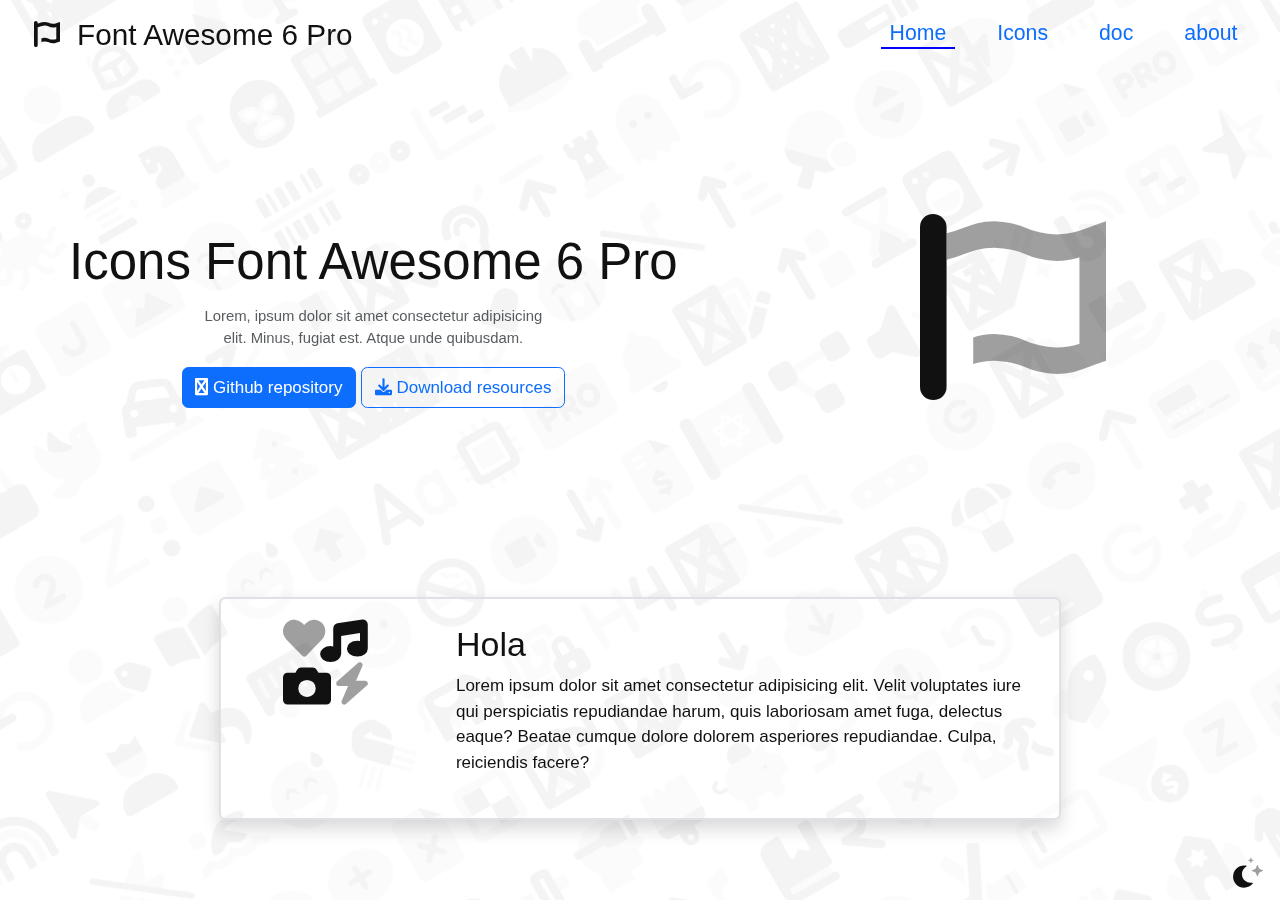
<file: index.html>
<!DOCTYPE html>
<html lang="en">

<head>
    <title>Font Awesome 6 Pro</title>
    <meta charset="utf-8">
    <meta name="viewport" content="width=device-width, initial-scale=1, shrink-to-fit=no">
    <meta http-equiv="x-ua-compatible" content="ie=edge">
    <link rel="shortcut icon" href="font-awesome.svg">
    <link rel="stylesheet" type="text/css" href="css/bootstrap.min.css">
    <link rel="stylesheet" type="text/css" href="assets/css/all.css">
    <link rel="stylesheet" type="text/css" href="css/style.css">
</head>

<body data-bs-theme="light">
    <nav class="d-flex w-100 item-center p-3">
        <a class="h3 w-100 d-flex item-center" href="#"><i class="fa fa-font-awesome mx-3"></i> <span class="d-none d-sm-block"> Font Awesome 6 Pro</span></a>
        <ol class="list-style d-flex my-auto">
            <li class="mx-3 px-2 h5 link-active"><a href="index.html">Home</a></li>
            <li class="mx-3 px-2 h5"><a href="pages/icons.html">Icons</a></li>
            <li class="mx-3 px-2 h5"><a href="pages/docs.html">doc</a></li>
            <li class="mx-3 px-2 h5"><a href="pages/about.html">about</a></li>
        </ol>
    </nav>
    <section class="bg-icons position-fixed bottom-0 end-0 w-100 h-100 z-index-1">
        <section class="bg-icons-content"></section>
    </section>
    <main class="z-index-2">
        <header class="my-5">
            <div class="row my-5">
                <div class="col-12 col-md-7 my-5 d-flex flex-column text-center">
                    <h1 class="h1 mt-5 fa-3x ">Icons Font Awesome 6 Pro</h1>
                    <p class="form-text w-50 text-center mx-auto">Lorem, ipsum dolor sit amet consectetur adipisicing elit. Minus, fugiat est. Atque unde quibusdam.</p>
                    <div class="mx-auto">
                        <a class="btn btn-primary" href="https://github.com/daironfuentes/fa-icons" target="_blank">
                            <i class="fa fa-github-square" aria-hidden="true"></i> Github repository
                        </a>
                        <a class="btn btn-outline-primary" href="resources/assets.zip" target="_blank">
                            <i class="fa fa-download"></i> Download resources
                        </a>
                    </div>
                </div>
                <div class="d-none col-md-5 d-md-flex h1 my-5">
                    <i class="fa fa-5x m-auto fa-font-awesome fa-duotone"></i>
                </div>
            </div>
        </header>
        <section class="container my-5 p-2">
            <div class="row w-75 m-auto my-5 border border-2 h-100 rounded shadow">
                <div class="col-12 col-md-3 h-100 d-flex px-3 item-center text-center">
                    <i class="fa-5x m-auto fa-duotone fa fa-icons"></i>
                </div>
                <div class="col-12 col-md-9 p-4">
                    <h2 class="h2">Hola</h2>
                    <p>Lorem ipsum dolor sit amet consectetur adipisicing elit. Velit voluptates iure qui perspiciatis repudiandae harum, quis laboriosam amet fuga, delectus eaque? Beatae cumque dolore dolorem asperiores repudiandae. Culpa, reiciendis facere?</p>
                </div>
            </div>
        </section>


    </main>


    <article class="d-flex position-fixed bottom-0 end-0 mb-2 me-2 h3 theme">
        <span class="theme-light cursor-pointer m-auto d-flex item-center"><i class="fa mx-2 fa-duotone fa-moon-stars"></i></span>
        <span class="theme-dark cursor-pointer m-auto d-flex item-center"><i class="fa mx-2 fa-duotone fa-moon-over-sun"></i></span>
    </article>
    <script src="js/bootstrap.bundle.min.js"></script>
    <script src="js/dbicons.js"></script>
    <script src="js/script.js"></script>
</body>

</html>
</file>
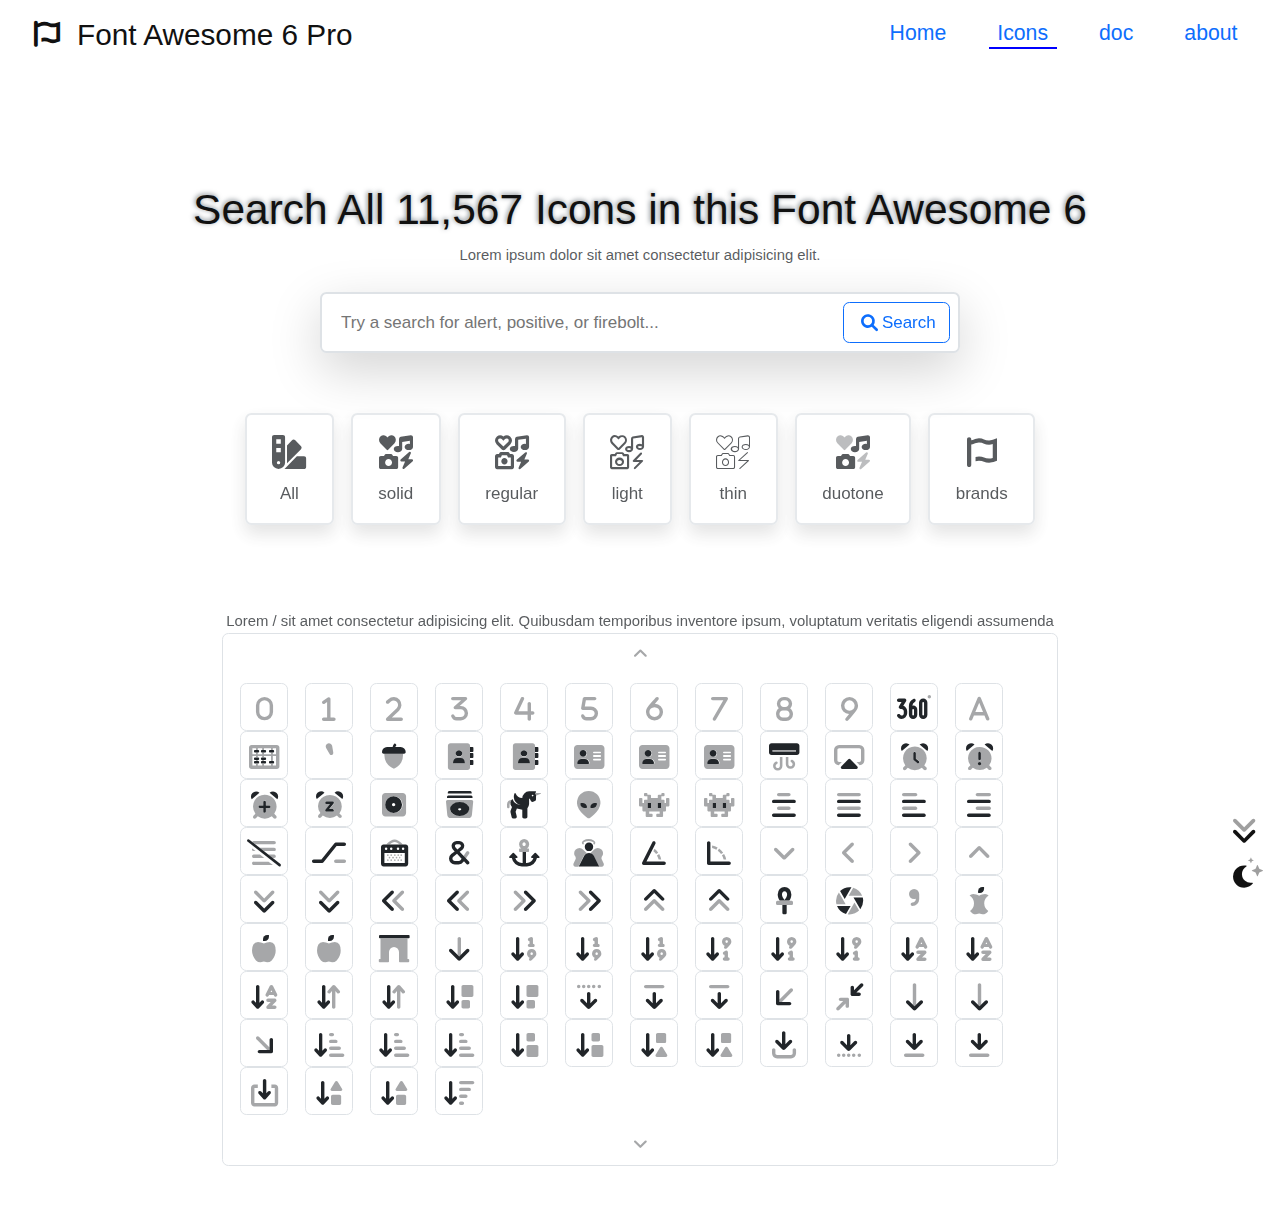
<file: pages/icons.html>
<!DOCTYPE html>
<html lang="en">

<head>
    <title>Font Awesome 6 Pro</title>
    <meta charset="utf-8">
    <meta name="viewport" content="width=device-width, initial-scale=1, shrink-to-fit=no">
    <meta http-equiv="x-ua-compatible" content="ie=edge">
    <link rel="shortcut icon" href="font-awesome.svg">
    <link rel="stylesheet" type="text/css" href="../css/bootstrap.min.css">
    <link rel="stylesheet" type="text/css" href="../assets/css/all.css">
    <link rel="stylesheet" type="text/css" href="../css/style.css">
</head>

<body data-bs-theme="light">
    <nav class="d-flex w-100 item-center p-3">
        <a class="h3 w-100 d-flex item-center" href="#"><i class="fa fa-font-awesome mx-3"></i> <span class="d-none d-sm-block"> Font Awesome 6 Pro</span></a>
        <ol class="list-style d-flex my-auto">
            <li class="mx-3 px-2 h5"><a href="../index.html">Home</a></li>
            <li class="mx-3 px-2 h5 link-active"><a href="icons.html">Icons</a></li>
            <li class="mx-3 px-2 h5"><a href="docs.html">doc</a></li>
            <li class="mx-3 px-2 h5"><a href="about.html">about</a></li>
        </ol>
    </nav>
    <main class="contianer-fluid my-1 py-5">
        <h1 class="h1 text-center mt-5 text-shadow">Search All 11,567 Icons in this Font Awesome 6</h1>
        <div class="form-text text-center">Lorem ipsum dolor sit amet consectetur adipisicing elit.</div>
        <article class="mx-auto w-50 border border-2 rounded p-2 my-4 d-flex shadow-lg">
            <input class="border-0 w-100 mx-2 bg-t" autofocus type="text" placeholder="Try a search for alert, positive, or firebolt...">
            <button class="btn btn-outline-primary d-flex item-center"><i class="fa mx-1 fa-search" aria-hidden="true"></i> Search</button>
        </article>
        <section class="w-100 d-flex my-5">
            <ul class="mx-auto d-flex flex-wrap mb-4 list-style">
                <li class="m-2 px-4 py-3 border-2 d-flex flex-column text-center opacity-75 btn border rounded shadow">
                    <i class="h2 fa fa-solid fa-swatchbook icon"></i>
                    <span>All</span>
                </li>
                <li class="m-2 px-4 py-3 border-2 d-flex flex-column text-center opacity-75 btn border rounded shadow">
                    <i class="h2 fa fa-solid fa-icons icon"></i>
                    <span>solid</span>
                </li>
                <li class="m-2 px-4 py-3 border-2 d-flex flex-column text-center opacity-75 btn border rounded shadow">
                    <i class="h2 fa fa-regular fa-icons icon"></i>
                    <span>regular</span>
                </li>
                <li class="m-2 px-4 py-3 border-2 d-flex flex-column text-center opacity-75 btn border rounded shadow">
                    <i class="h2 fa fa-light fa-icons icon"></i>
                    <span>light</span>
                </li>
                <li class="m-2 px-4 py-3 border-2 d-flex flex-column text-center opacity-75 btn border rounded shadow">
                    <i class="h2 fa fa-thin fa-icons icon"></i>
                    <span>thin</span>
                </li>
                <li class="m-2 px-4 py-3 border-2 d-flex flex-column text-center opacity-75 btn border rounded shadow">
                    <i class="h2 fa fa-duotone fa-icons icon"></i>
                    <span>duotone</span>
                </li>
                <li class="m-2 px-4 py-3 border-2 d-flex flex-column text-center opacity-75 btn border rounded shadow">
                    <i class="h2 fa fa-brands fa-font-awesome icon"></i>
                    <span>brands</span>
                </li>
            </ul>
        </section>
        <div id="header-container" class="form-text text-center mt-5">Lorem <span class="indicadorHome"></span> / <span class="indicadorEnd"></span> sit amet consectetur adipisicing elit. Quibusdam temporibus inventore ipsum, voluptatum veritatis eligendi assumenda </div>
        <section class="container d-flex">
            <article class="d-flex mx-auto w-75 flex-column border rounded">
                <button class="Anterior mx-auto w-100 btn"><i class="fa m-auto  fa-duotone fa-angle-up"></i></button>
                <div class="contianer-body mx-auto w-100 p-2 d-flex flex-wrap" data-bs-toggle="modal" data-bs-target="#modaluser">
                    <article class="btn btn-outline-primary mx-1 my-auto d-flex p-1 shadow">
                        <i class="fa fa-home"></i>
                    </article>
                </div>
                <button class="Siguiente mx-auto w-100 btn"><i class="fa m-auto  fa-duotone fa-angle-down"></i></button>
            </article>
        </section>




        <!-- Modal -->
        <div class="modal fade modal-lg" id="ModalIcons" tabindex="-1" aria-labelledby="exampleModalLabel" aria-hidden="true">
            <div class="modal-dialog">
                <div class="modal-content">
                    <div class="modal-header">
                        <h5 class="modal-title" id="exampleModalLabel">Examples Icons</h5>
                        <button type="button" class="btn-close" data-bs-dismiss="modal" aria-label="Close"></button>
                    </div>
                    <div class="modal-body">
                        <section class="container">
                            <div class="row">
                                <div class="col-12 col-md-3">
                                    <article class="d-flex font-size-15 opacity-75 flex-column border border-2 rounded">
                                        <figure class="m-1">
                                            <i class="fa fa-font-awesome mx-2 fa-lg"></i> <span class="fa-lg"> fa-lg</span>
                                        </figure>
                                        <figure class="m-1">
                                            <i class="fa fa-font-awesome mx-2 fa-2x"></i> <span class="fa-2x"> fa-2x</span>
                                        </figure>
                                        <figure class="m-1">
                                            <i class="fa fa-font-awesome mx-2 fa-3x"></i> <span class="fa-2x"> fa-3x</span>
                                        </figure>
                                        <figure class="m-1">
                                            <i class="fa fa-font-awesome mx-2 fa-4x"></i> <span class="fa-2x"> fa-4x</span>
                                        </figure>
                                        <figure class="m-1">
                                            <i class="fa fa-font-awesome mx-2 fa-5x"></i> <span class="fa-2x"> fa-5x</span>
                                        </figure>
                                    </article>
                                </div>
                                <div class="col-12 col-md-9">
                                    <ul class="mx-auto d-flex mb-4 list-style">
                                        <li class="border-2 d-flex text-center opacity-75 btn border rounded shadow">
                                            <i class="mx-1 fa fa-solid fa-icons icon"></i>
                                            <span>solid</span>
                                        </li>
                                        <li class="border-2 d-flex text-center opacity-75 btn border rounded shadow">
                                            <i class="mx-1 fa fa-regular fa-icons icon"></i>
                                            <span>regular</span>
                                        </li>
                                        <li class="border-2 d-flex text-center opacity-75 btn border rounded shadow">
                                            <i class="mx-1 fa fa-light fa-icons icon"></i>
                                            <span>light</span>
                                        </li>
                                        <li class="border-2 d-flex text-center opacity-75 btn border rounded shadow">
                                            <i class="mx-1 fa fa-thin fa-icons icon"></i>
                                            <span>thin</span>
                                        </li>
                                        <li class="border-2 d-flex text-center opacity-75 btn border rounded shadow">
                                            <i class="mx-1 fa fa-duotone fa-icons icon"></i>
                                            <span>duotone</span>
                                        </li>
                                    </ul>
                                    <div class="d-flex w-100 my-5">
                                        <h2 class="m-auto fa-5x prw-icon fa-stack">
                                            <i class="fa fa-duotone fa-icons"></i>
                                        </h2>
                                    </div>
                                </div>
                            </div>
                            <div class="col-12 d-flex item-center">
                                <span class="opacity-50 mx-2"><i class="fa fa-refresh fa-lg fa-spin fa-3x fa-fw"></i> fa-spin</span>
                                <div class="dropdown">
                                    <span class="dropdown-toggle opacity-50 mx-2" role="button" id="dropdownMenuLink" data-bs-toggle="dropdown" aria-expanded="false"> <i class="fa mx-1 fa-shield"></i>rotate</span>
                                    <ul class="dropdown-menu" aria-labelledby="dropdownMenuLink">
                                        <li class="dropdown-item"><i class="fa fa-shield"></i> normal</li>
                                        <li class="dropdown-item"><i class="fa fa-shield fa-rotate-90"></i> fa-rotate-90</li>
                                        <li class="dropdown-item"><i class="fa fa-shield fa-rotate-180"></i> fa-rotate-180</li>
                                        <li class="dropdown-item"><i class="fa fa-shield fa-rotate-270"></i> fa-rotate-270</li>
                                        <li class="dropdown-item"><i class="fa fa-shield fa-flip-horizontal"></i> fa-flip-horizontal</li>
                                        <li class="dropdown-item"><i class="fa fa-shield fa-flip-vertical"></i> fa-flip-vertical</li>
                                    </ul>
                                </div>

                            </div>
                        </section>
                        <div class="div-copi w-75 m-auto d-flex position-relative">
                            <input class="input-copi border rounded w-100 p-2 opacity-25" type="text" id="input-copi">
                            <button class="btn-copi d-flex"><i class="fa-duotone fa-copy mx-2"></i><span>Copy</span></button>
                        </div>
                    </div>
                </div>
            </div>
        </div>

        <article class="d-flex position-fixed bottom-0 end-0 mb-2 me-2 h3 theme">
            <span class="theme-light cursor-pointer m-auto d-flex item-center"><i class="fa mx-2 fa-duotone fa-moon-stars"></i></span>
            <span class="theme-dark cursor-pointer m-auto d-flex item-center"><i class="fa mx-2 fa-duotone fa-moon-over-sun"></i></span>
        </article>
        <article class="d-flex position-fixed bottom-0 end-0 mb-5 me-2">
            <a class="theme-light m-auto d-flex item-center h3" href="#header-container"><i class="fa mx-3 fa-duotone fa-angles-down"></i></a>
        </article>


    </main>
    <script src="../js/bootstrap.bundle.min.js"></script>
    <script src="../js/dbicons.js"></script>
    <script src="../js/script.js"></script>
    <script src="../js/icons.js"></script>

</body>

</html>
</file>
<file: css/style.css>
@charset "UTF-8";
html {
    font-size: 17px;
    scroll-behavior: smooth;
}

body {
    font-family: 'Open Sans', sans-serif;
    color: #111111;
    margin: 0 !important;
    padding: 0 !important;
    min-height: 100vh;
}

[data-bs-theme="dark"] {
    color: #ffffff9c;
}

hr.dark {
    background-color: transparent;
    height: 0;
    border: none;
    border-bottom: 1px solid rgba(255, 255, 255, 0.08);
    border-top: 1px solid rgba(0, 0, 0, 0.9);
    margin: 15px 0px;
    clear: both;
}

hr.white {
    background-color: transparent;
    height: 0;
    border: none;
    border-bottom: 1px solid rgba(255, 255, 255, 0.6);
    border-top: 1px solid rgba(0, 0, 0, 0.1);
    margin: 15px 0px;
    clear: both;
}

input:focus,
button:focus {
    outline: 0;
}

a {
    text-decoration: none !important;
    content: ""
}

input {
    cursor: text;
}

button,
.cursor-pointer {
    cursor: pointer;
}

.list-style {
    list-style: none;
    padding: 0;
    margin: 0
}

.row {
    margin: 0;
}

.bg-t {
    background: transparent;
}

.vh-100 {
    height: 100vh;
}


/*--------------------------------------------------------------------------*/

.theme .theme-light,
.theme.dark .theme-dark {
    display: block !important;
}

.theme .theme-dark,
.theme.dark .theme-light {
    display: none !important;
}

.font-size-15 figure {
    font-size: 10px;
}

.text-shadow {
    text-shadow: -1px -1px 5px #6c757de3;
}

.link-active {
    border-bottom: 2px blue solid;
}

.item-icon {
    font-size: 160%;
    width: 48px;
    height: 48px;
}

.div-copi .btn-copi {
    position: absolute;
    background: transparent;
    border: none;
    height: 100%;
    right: 15px;
    width: 30px;
    opacity: .5;
    align-items: center;
    cursor: pointer;
    transition: .4s;
}

.div-copi:hover .btn-copi {
    opacity: 1;
    transform: translateX(-40px);
}

.div-copi .btn-copi span {
    opacity: 0;
    transition: .4s;
}

.div-copi:hover .btn-copi span,
.div-copi:hover .input-copi {
    opacity: 1 !important;
}

.bg-icons {
    width: 100%;
    height: 100vh;
    z-index: -10 !important;
    overflow: hidden;
}

.bg-icons-content {
    width: 100%;
    height: 300vh;
    font-size: 4em;
    transform: rotate(-30deg) translate(-25%, -25%);
    opacity: .05;
}

.row-bg-icons {
    display: flex;
    user-select: none;
    animation: identifier 80s linear infinite;
}

.row-bg-icons:nth-child(even) {
    animation: identifie 80s linear infinite;
}

@keyframes identifier {
    0%,
    100% {
        transform: translateX(-100vw);
    }
    50% {
        transform: translateX(0);
    }
}

@keyframes identifie {
    0%,
    100% {
        transform: translateX(0);
    }
    50% {
        transform: translateX(-100vw);
    }
}

.z-index-1 {
    z-index: 1;
}

.z-index-2 {
    z-index: 2;
}

.z-index-3 {
    z-index: 3;
}

.z-index-4 {
    z-index: 4;
}

.z-index-5 {
    z-index: 5;
}

.z-index-6 {
    z-index: 6;
}
</file>
